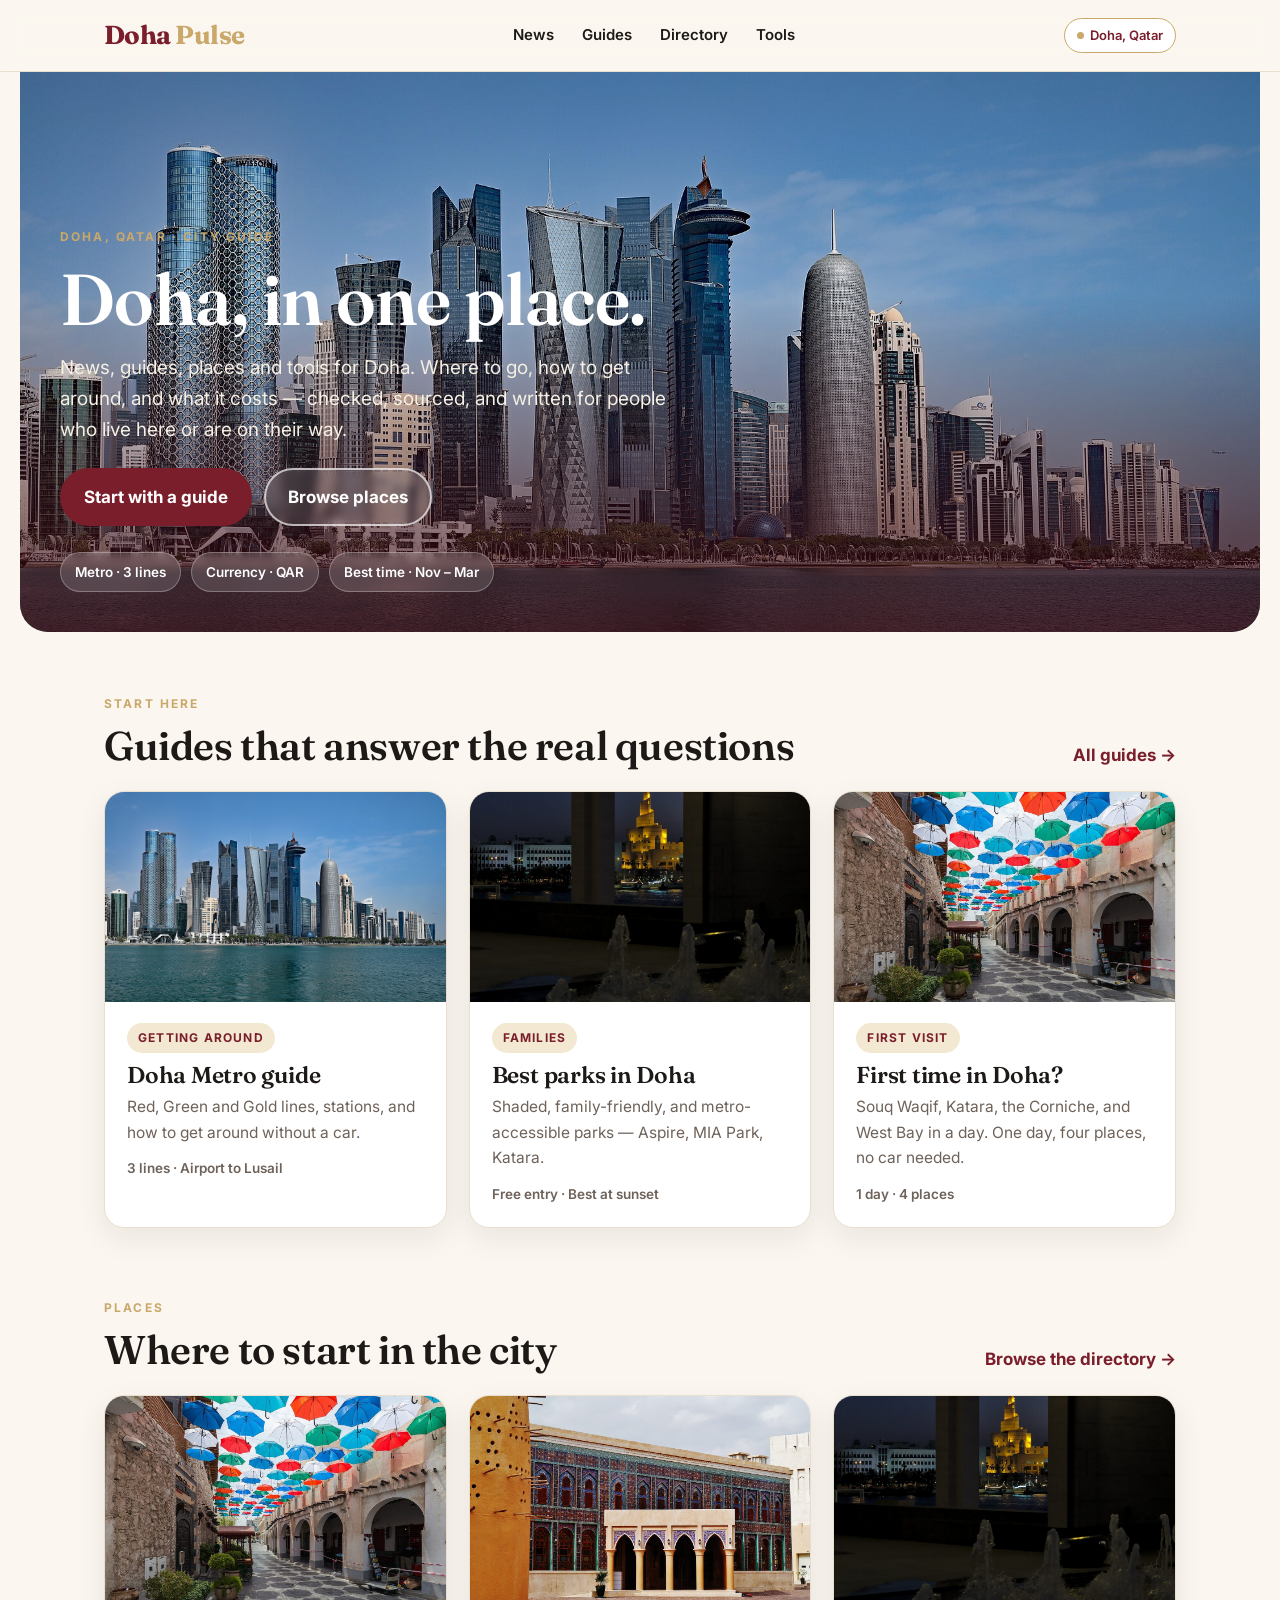
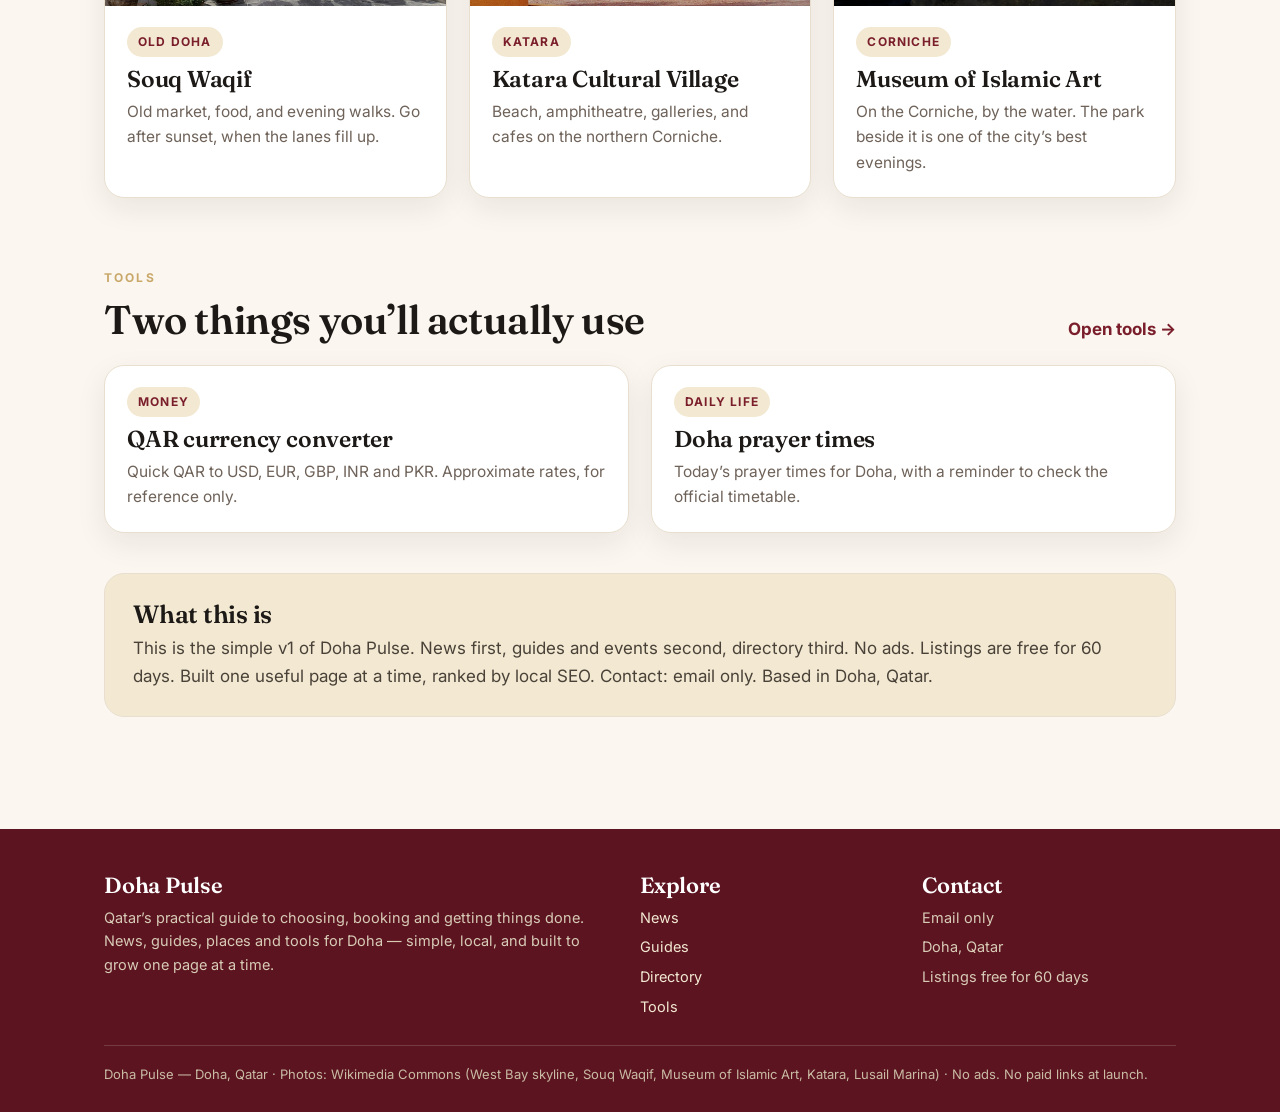
<file: index.html>
<!doctype html>
<html lang="en"><head>
<meta charset="utf-8"><meta name="viewport" content="width=device-width,initial-scale=1">
<title>Doha Pulse — Doha, Qatar</title>
<meta name="description" content="Doha Pulse — simple Doha guide: news, guides, directory and tools. Doha, Qatar.">
<link rel="icon" href="data:image/svg+xml,%3Csvg xmlns='http://www.w3.org/2000/svg' viewBox='0 0 64 64'%3E%3Crect width='64' height='64' rx='14' fill='%237A1E2B'/%3E%3Ctext x='32' y='44' font-family='Georgia' font-size='36' font-weight='bold' fill='%23C9A86A' text-anchor='middle'%3ED%3C/text%3E%3C/svg%3E">
<link rel="stylesheet" href="/style.css">
</head>
<body>
<header class="site"><div class="nav">
<a class="brand" href="/">Doha <span>Pulse</span></a>
<nav class="links"><a href="/news.html" class="">News</a><a href="/guides.html" class="">Guides</a><a href="/directory.html" class="">Directory</a><a href="/tools.html" class="">Tools</a></nav>
<span class="pill"><i></i>Doha, Qatar</span>
</div></header>
<main>

<div class="hero">
<img src="/images/hero-west-bay.jpg" alt="Doha West Bay skyline from the Corniche at dusk">
<div class="shade"></div>
<div class="copy">
<span class="eyebrow">Doha, Qatar &middot; City Guide</span>
<h1>Doha, in one place.</h1>
<p class="lede">News, guides, places and tools for Doha. Where to go, how to get around, and what it costs &mdash; checked, sourced, and written for people who live here or are on their way.</p>
<div class="cta-row"><a class="btn" href="/guides.html">Start with a guide</a><a class="btn ghost" href="/directory.html">Browse places</a></div>
<div class="facts"><span>Metro &middot; 3 lines</span><span>Currency &middot; QAR</span><span>Best time &middot; Nov &ndash; Mar</span></div>
</div>
</div>

<section><div class="wrap">
<div class="sec-head"><div><span class="eyebrow">Start here</span><h2>Guides that answer the real questions</h2></div><a class="more" href="/guides.html">All guides &rarr;</a></div>
<div class="grid">
<article class="card"><img src="/images/hero-west-bay.jpg" alt="Doha West Bay skyline"><div class="body"><span class="tag">Getting around</span><h3><a href="/guides.html">Doha Metro guide</a></h3><p>Red, Green and Gold lines, stations, and how to get around without a car.</p><div class="meta">3 lines &middot; Airport to Lusail</div></div></article>
<article class="card"><img src="/images/mia.jpg" alt="Museum of Islamic Art, Doha"><div class="body"><span class="tag">Families</span><h3><a href="/guides.html">Best parks in Doha</a></h3><p>Shaded, family-friendly, and metro-accessible parks &mdash; Aspire, MIA Park, Katara.</p><div class="meta">Free entry &middot; Best at sunset</div></div></article>
<article class="card"><img src="/images/souq-waqif.jpg" alt="Souq Waqif market street in the evening"><div class="body"><span class="tag">First visit</span><h3><a href="/guides.html">First time in Doha?</a></h3><p>Souq Waqif, Katara, the Corniche, and West Bay in a day. One day, four places, no car needed.</p><div class="meta">1 day &middot; 4 places</div></div></article>
</div>
</div></section>

<section><div class="wrap">
<div class="sec-head"><div><span class="eyebrow">Places</span><h2>Where to start in the city</h2></div><a class="more" href="/directory.html">Browse the directory &rarr;</a></div>
<div class="grid">
<article class="card"><img src="/images/souq-waqif.jpg" alt="Souq Waqif"><div class="body"><span class="tag">Old Doha</span><h3><a href="/directory.html">Souq Waqif</a></h3><p>Old market, food, and evening walks. Go after sunset, when the lanes fill up.</p></div></article>
<article class="card"><img src="/images/katara.jpg" alt="Katara Cultural Village mosque"><div class="body"><span class="tag">Katara</span><h3><a href="/directory.html">Katara Cultural Village</a></h3><p>Beach, amphitheatre, galleries, and cafes on the northern Corniche.</p></div></article>
<article class="card"><img src="/images/mia.jpg" alt="Museum of Islamic Art"><div class="body"><span class="tag">Corniche</span><h3><a href="/directory.html">Museum of Islamic Art</a></h3><p>On the Corniche, by the water. The park beside it is one of the city&rsquo;s best evenings.</p></div></article>
</div>
</div></section>

<section><div class="wrap">
<div class="sec-head"><div><span class="eyebrow">Tools</span><h2>Two things you&rsquo;ll actually use</h2></div><a class="more" href="/tools.html">Open tools &rarr;</a></div>
<div class="grid">
<article class="card"><div class="body"><span class="tag">Money</span><h3><a href="/tools.html">QAR currency converter</a></h3><p>Quick QAR to USD, EUR, GBP, INR and PKR. Approximate rates, for reference only.</p></div></article>
<article class="card"><div class="body"><span class="tag">Daily life</span><h3><a href="/tools.html">Doha prayer times</a></h3><p>Today&rsquo;s prayer times for Doha, with a reminder to check the official timetable.</p></div></article>
</div>
<div class="note"><h2>What this is</h2><p>This is the simple v1 of Doha Pulse. News first, guides and events second, directory third. No ads. Listings are free for 60 days. Built one useful page at a time, ranked by local SEO. Contact: email only. Based in Doha, Qatar.</p></div>
</div></section>

</main>
<footer class="site"><div class="wrap">
<div class="cols">
<div><h3>Doha Pulse</h3><p>Qatar&rsquo;s practical guide to choosing, booking and getting things done. News, guides, places and tools for Doha &mdash; simple, local, and built to grow one page at a time.</p></div>
<div><h3>Explore</h3><ul><li><a href="/news.html">News</a></li><li><a href="/guides.html">Guides</a></li><li><a href="/directory.html">Directory</a></li><li><a href="/tools.html">Tools</a></li></ul></div>
<div><h3>Contact</h3><ul><li>Email only</li><li>Doha, Qatar</li><li>Listings free for 60 days</li></ul></div>
</div>
<div class="fine">Doha Pulse &mdash; Doha, Qatar &middot; Photos: Wikimedia Commons (West Bay skyline, Souq Waqif, Museum of Islamic Art, Katara, Lusail Marina) &middot; No ads. No paid links at launch.</div>
</div></footer>
</body></html>
</file>
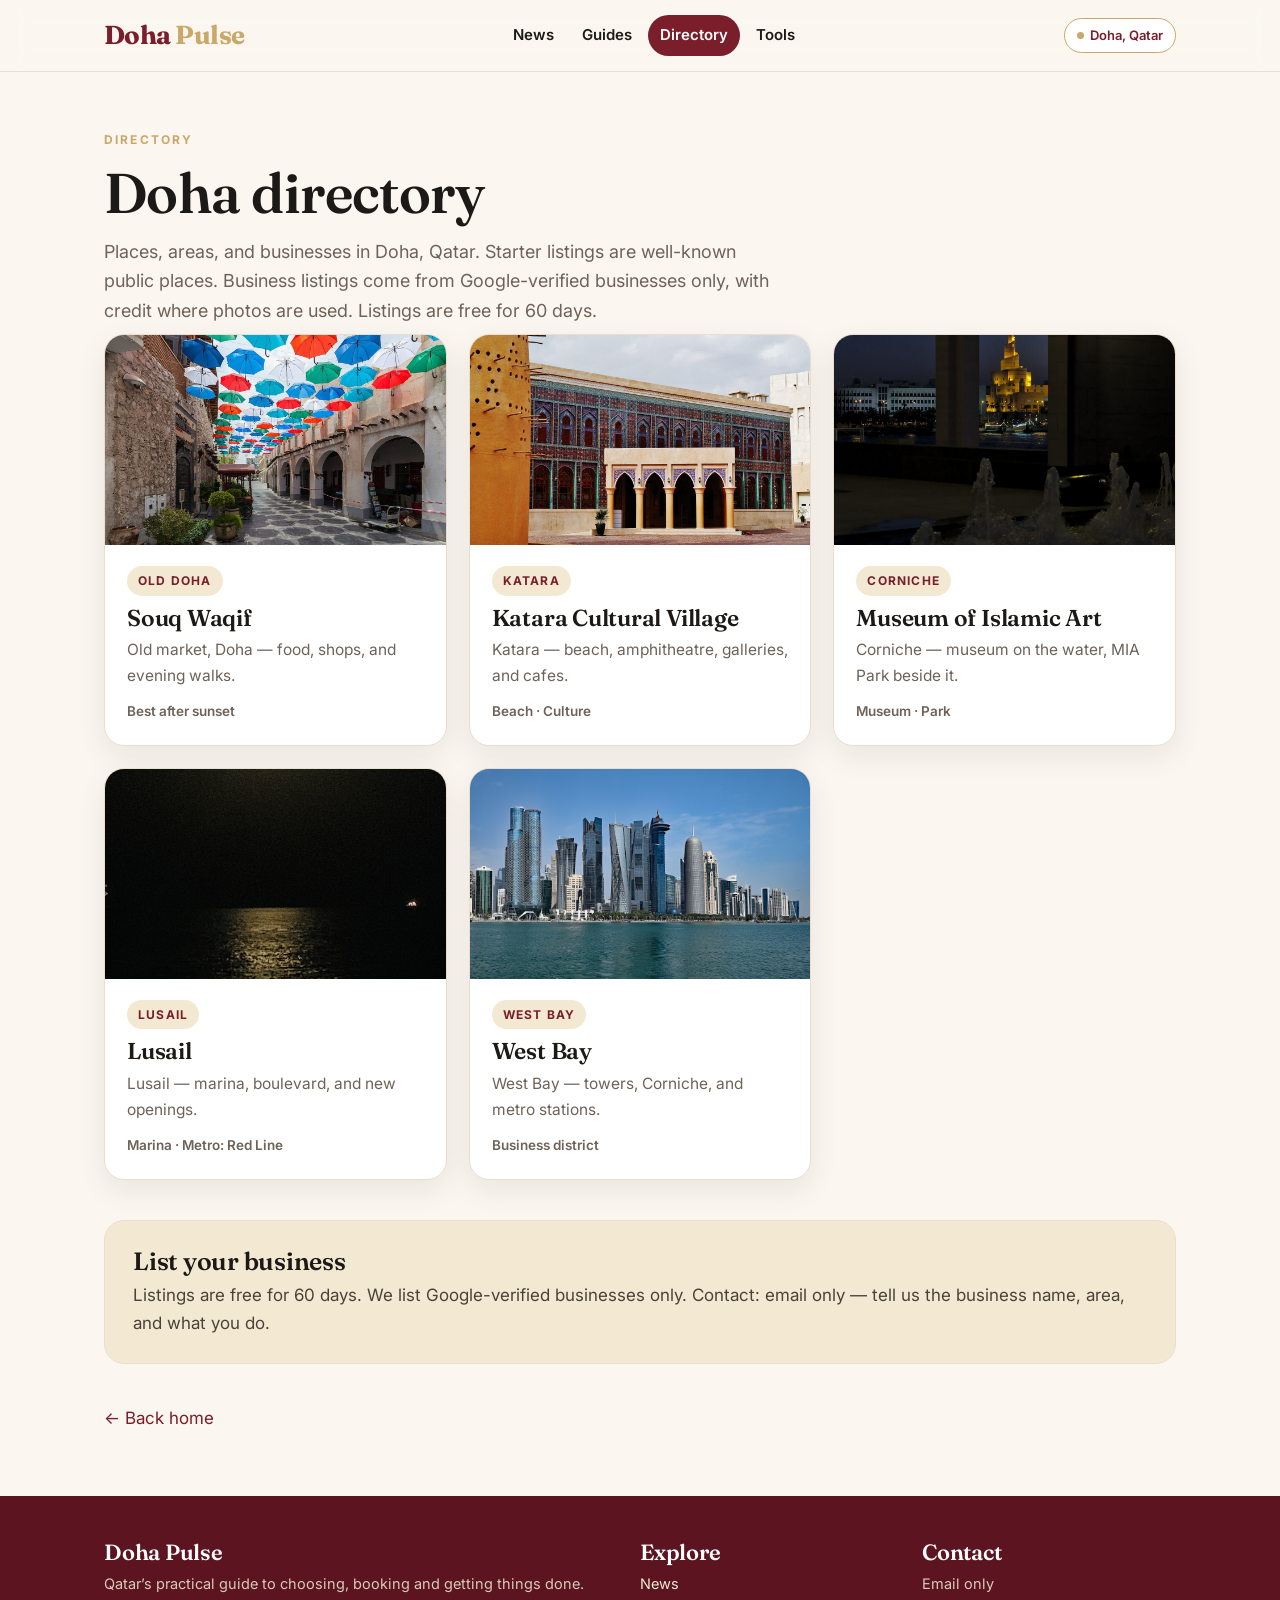
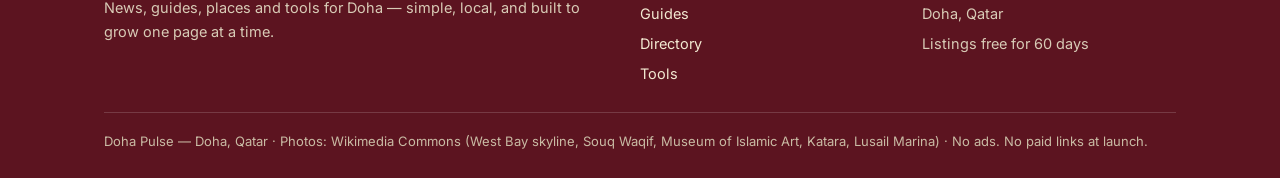
<file: directory.html>
<!doctype html>
<html lang="en"><head>
<meta charset="utf-8"><meta name="viewport" content="width=device-width,initial-scale=1">
<title>Doha Directory — Doha Pulse</title>
<meta name="description" content="Doha directory: places, areas, and businesses in Doha, Qatar.">
<link rel="icon" href="data:image/svg+xml,%3Csvg xmlns='http://www.w3.org/2000/svg' viewBox='0 0 64 64'%3E%3Crect width='64' height='64' rx='14' fill='%237A1E2B'/%3E%3Ctext x='32' y='44' font-family='Georgia' font-size='36' font-weight='bold' fill='%23C9A86A' text-anchor='middle'%3ED%3C/text%3E%3C/svg%3E">
<link rel="stylesheet" href="/style.css">
</head>
<body>
<header class="site"><div class="nav">
<a class="brand" href="/">Doha <span>Pulse</span></a>
<nav class="links"><a href="/news.html" class="">News</a><a href="/guides.html" class="">Guides</a><a href="/directory.html" class="active">Directory</a><a href="/tools.html" class="">Tools</a></nav>
<span class="pill"><i></i>Doha, Qatar</span>
</div></header>
<main>

<div class="wrap"><div class="page-hero">
<span class="eyebrow">Directory</span>
<h1>Doha directory</h1>
<p>Places, areas, and businesses in Doha, Qatar. Starter listings are well-known public places. Business listings come from Google-verified businesses only, with credit where photos are used. Listings are free for 60 days.</p>
</div>
<div class="grid">
<article class="card"><img src="/images/souq-waqif.jpg" alt="Souq Waqif"><div class="body"><span class="tag">Old Doha</span><h3>Souq Waqif</h3><p>Old market, Doha &mdash; food, shops, and evening walks.</p><div class="meta">Best after sunset</div></div></article>
<article class="card"><img src="/images/katara.jpg" alt="Katara Cultural Village"><div class="body"><span class="tag">Katara</span><h3>Katara Cultural Village</h3><p>Katara &mdash; beach, amphitheatre, galleries, and cafes.</p><div class="meta">Beach &middot; Culture</div></div></article>
<article class="card"><img src="/images/mia.jpg" alt="Museum of Islamic Art"><div class="body"><span class="tag">Corniche</span><h3>Museum of Islamic Art</h3><p>Corniche &mdash; museum on the water, MIA Park beside it.</p><div class="meta">Museum &middot; Park</div></div></article>
<article class="card"><img src="/images/lusail.jpg" alt="Lusail Marina"><div class="body"><span class="tag">Lusail</span><h3>Lusail</h3><p>Lusail &mdash; marina, boulevard, and new openings.</p><div class="meta">Marina &middot; Metro: Red Line</div></div></article>
<article class="card"><img src="/images/hero-west-bay.jpg" alt="West Bay skyline"><div class="body"><span class="tag">West Bay</span><h3>West Bay</h3><p>West Bay &mdash; towers, Corniche, and metro stations.</p><div class="meta">Business district</div></div></article>
</div>
<div class="note"><h2>List your business</h2><p>Listings are free for 60 days. We list Google-verified businesses only. Contact: email only &mdash; tell us the business name, area, and what you do.</p></div>
<p><a href="/">&larr; Back home</a></p>
</div>

</main>
<footer class="site"><div class="wrap">
<div class="cols">
<div><h3>Doha Pulse</h3><p>Qatar&rsquo;s practical guide to choosing, booking and getting things done. News, guides, places and tools for Doha &mdash; simple, local, and built to grow one page at a time.</p></div>
<div><h3>Explore</h3><ul><li><a href="/news.html">News</a></li><li><a href="/guides.html">Guides</a></li><li><a href="/directory.html">Directory</a></li><li><a href="/tools.html">Tools</a></li></ul></div>
<div><h3>Contact</h3><ul><li>Email only</li><li>Doha, Qatar</li><li>Listings free for 60 days</li></ul></div>
</div>
<div class="fine">Doha Pulse &mdash; Doha, Qatar &middot; Photos: Wikimedia Commons (West Bay skyline, Souq Waqif, Museum of Islamic Art, Katara, Lusail Marina) &middot; No ads. No paid links at launch.</div>
</div></footer>
</body></html>
</file>
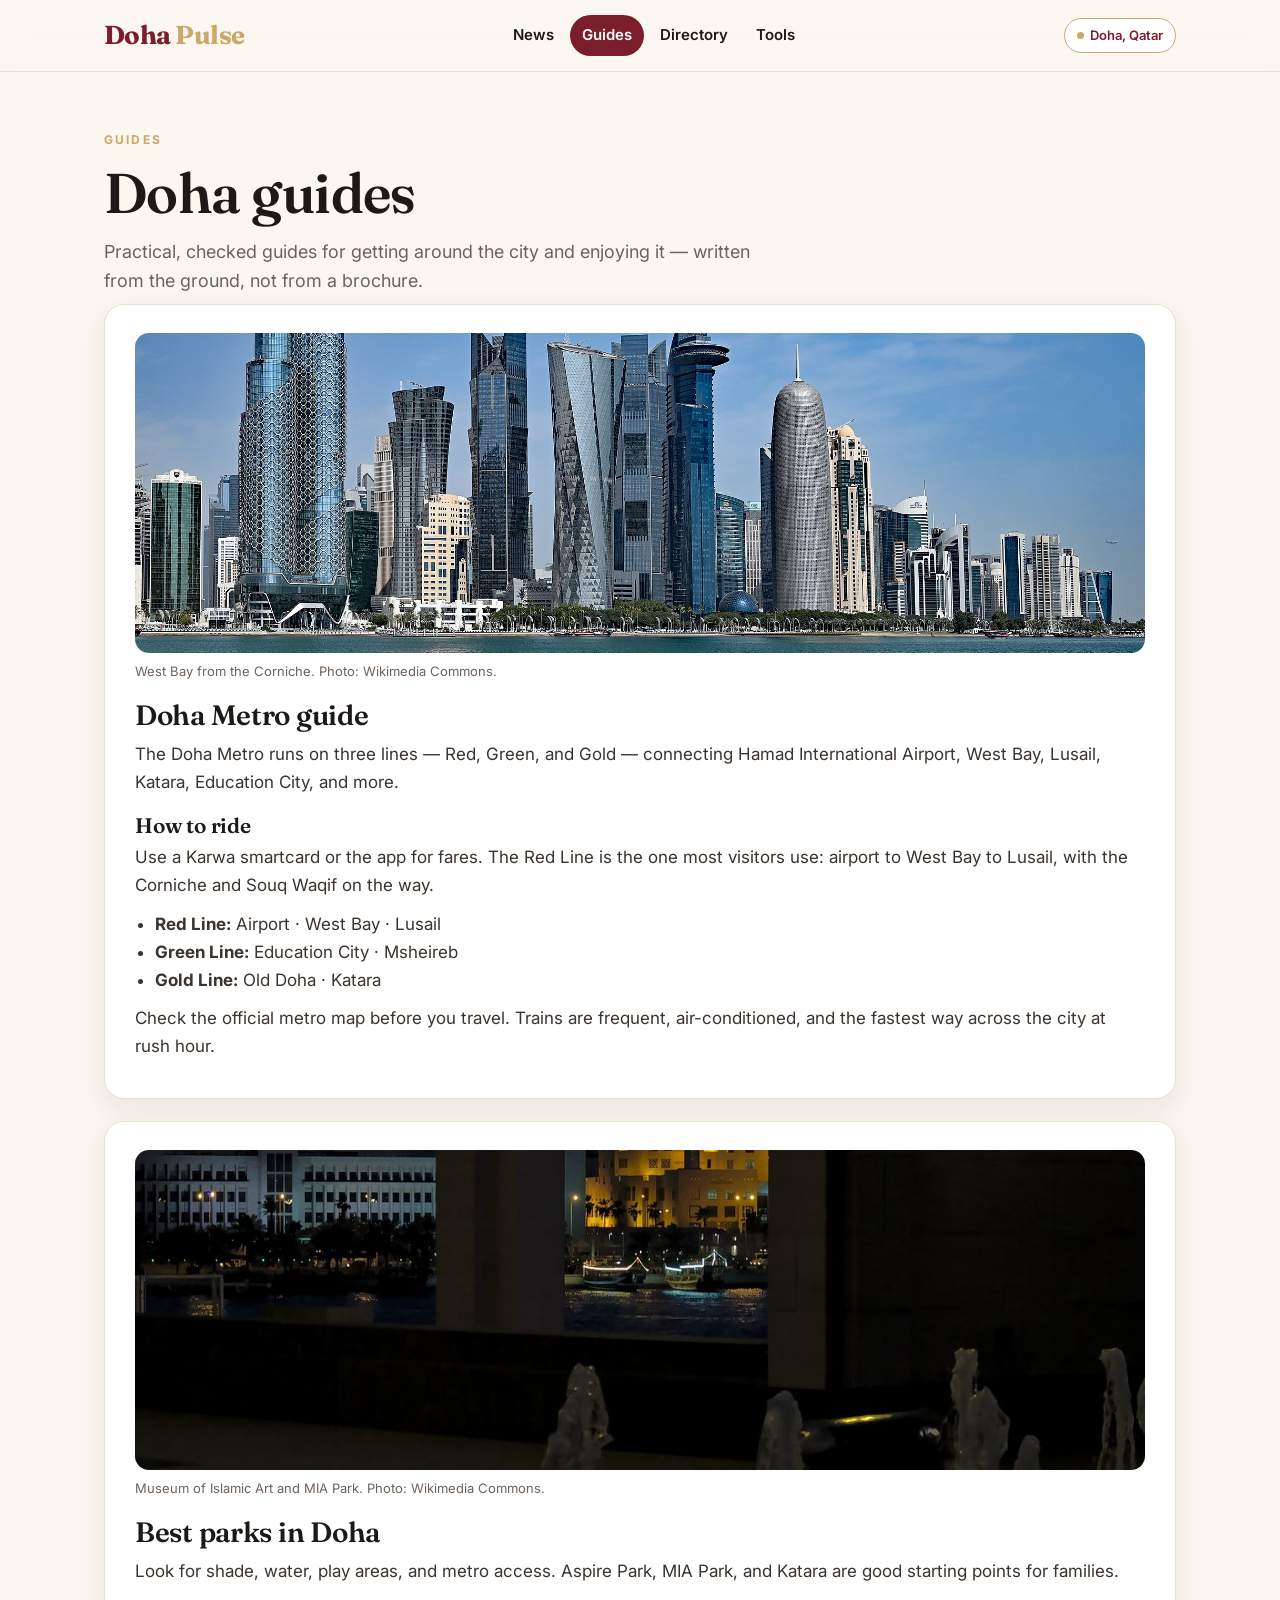
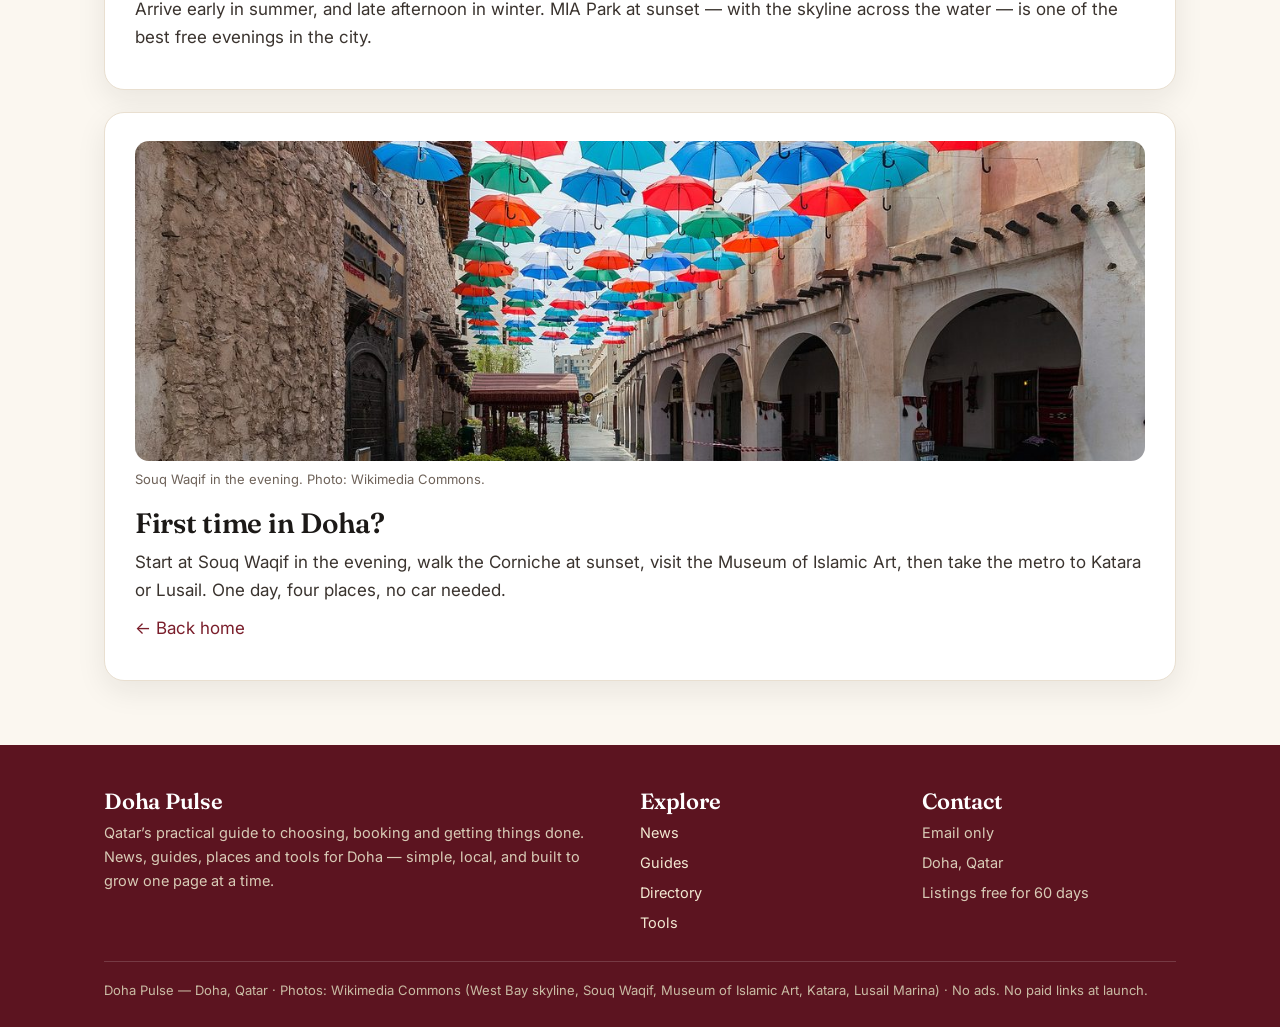
<file: guides.html>
<!doctype html>
<html lang="en"><head>
<meta charset="utf-8"><meta name="viewport" content="width=device-width,initial-scale=1">
<title>Doha Guides — Doha Pulse</title>
<meta name="description" content="Practical Doha guides: metro, parks, and a first day in Doha.">
<link rel="icon" href="data:image/svg+xml,%3Csvg xmlns='http://www.w3.org/2000/svg' viewBox='0 0 64 64'%3E%3Crect width='64' height='64' rx='14' fill='%237A1E2B'/%3E%3Ctext x='32' y='44' font-family='Georgia' font-size='36' font-weight='bold' fill='%23C9A86A' text-anchor='middle'%3ED%3C/text%3E%3C/svg%3E">
<link rel="stylesheet" href="/style.css">
</head>
<body>
<header class="site"><div class="nav">
<a class="brand" href="/">Doha <span>Pulse</span></a>
<nav class="links"><a href="/news.html" class="">News</a><a href="/guides.html" class="active">Guides</a><a href="/directory.html" class="">Directory</a><a href="/tools.html" class="">Tools</a></nav>
<span class="pill"><i></i>Doha, Qatar</span>
</div></header>
<main>

<div class="wrap"><div class="page-hero">
<span class="eyebrow">Guides</span>
<h1>Doha guides</h1>
<p>Practical, checked guides for getting around the city and enjoying it &mdash; written from the ground, not from a brochure.</p>
</div>

<article class="prose"><figure><img src="/images/hero-west-bay.jpg" alt="Doha West Bay skyline from the Corniche"><figcaption>West Bay from the Corniche. Photo: Wikimedia Commons.</figcaption></figure>
<h2>Doha Metro guide</h2>
<p>The Doha Metro runs on three lines &mdash; Red, Green, and Gold &mdash; connecting Hamad International Airport, West Bay, Lusail, Katara, Education City, and more.</p>
<h3>How to ride</h3>
<p>Use a Karwa smartcard or the app for fares. The Red Line is the one most visitors use: airport to West Bay to Lusail, with the Corniche and Souq Waqif on the way.</p>
<ul><li><b>Red Line:</b> Airport &middot; West Bay &middot; Lusail</li><li><b>Green Line:</b> Education City &middot; Msheireb</li><li><b>Gold Line:</b> Old Doha &middot; Katara</li></ul>
<p>Check the official metro map before you travel. Trains are frequent, air-conditioned, and the fastest way across the city at rush hour.</p></article>

<article class="prose"><figure><img src="/images/mia.jpg" alt="Museum of Islamic Art and its park"><figcaption>Museum of Islamic Art and MIA Park. Photo: Wikimedia Commons.</figcaption></figure>
<h2>Best parks in Doha</h2>
<p>Look for shade, water, play areas, and metro access. Aspire Park, MIA Park, and Katara are good starting points for families.</p>
<p>Arrive early in summer, and late afternoon in winter. MIA Park at sunset &mdash; with the skyline across the water &mdash; is one of the best free evenings in the city.</p></article>

<article class="prose"><figure><img src="/images/souq-waqif.jpg" alt="Souq Waqif in the evening"><figcaption>Souq Waqif in the evening. Photo: Wikimedia Commons.</figcaption></figure>
<h2>First time in Doha?</h2>
<p>Start at Souq Waqif in the evening, walk the Corniche at sunset, visit the Museum of Islamic Art, then take the metro to Katara or Lusail. One day, four places, no car needed.</p>
<p><a href="/">&larr; Back home</a></p></article>
</div>

</main>
<footer class="site"><div class="wrap">
<div class="cols">
<div><h3>Doha Pulse</h3><p>Qatar&rsquo;s practical guide to choosing, booking and getting things done. News, guides, places and tools for Doha &mdash; simple, local, and built to grow one page at a time.</p></div>
<div><h3>Explore</h3><ul><li><a href="/news.html">News</a></li><li><a href="/guides.html">Guides</a></li><li><a href="/directory.html">Directory</a></li><li><a href="/tools.html">Tools</a></li></ul></div>
<div><h3>Contact</h3><ul><li>Email only</li><li>Doha, Qatar</li><li>Listings free for 60 days</li></ul></div>
</div>
<div class="fine">Doha Pulse &mdash; Doha, Qatar &middot; Photos: Wikimedia Commons (West Bay skyline, Souq Waqif, Museum of Islamic Art, Katara, Lusail Marina) &middot; No ads. No paid links at launch.</div>
</div></footer>
</body></html>
</file>
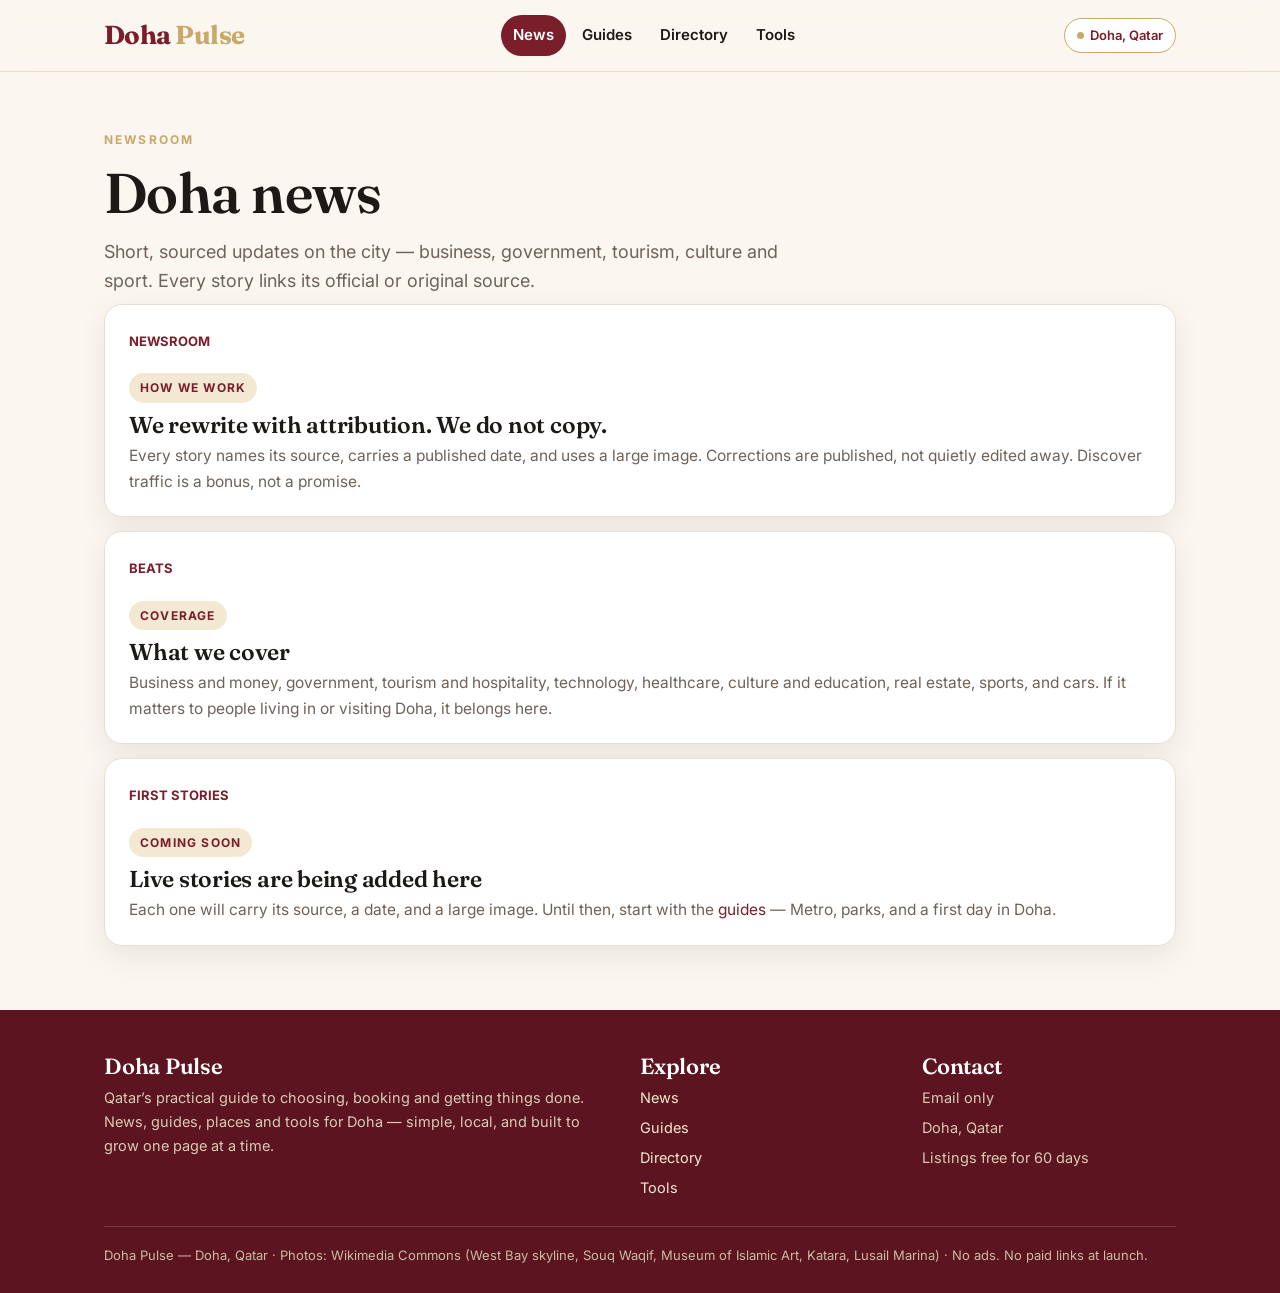
<file: news.html>
<!doctype html>
<html lang="en"><head>
<meta charset="utf-8"><meta name="viewport" content="width=device-width,initial-scale=1">
<title>Doha News — Doha Pulse</title>
<meta name="description" content="Doha news, rewritten with sources. Doha Pulse, Doha, Qatar.">
<link rel="icon" href="data:image/svg+xml,%3Csvg xmlns='http://www.w3.org/2000/svg' viewBox='0 0 64 64'%3E%3Crect width='64' height='64' rx='14' fill='%237A1E2B'/%3E%3Ctext x='32' y='44' font-family='Georgia' font-size='36' font-weight='bold' fill='%23C9A86A' text-anchor='middle'%3ED%3C/text%3E%3C/svg%3E">
<link rel="stylesheet" href="/style.css">
</head>
<body>
<header class="site"><div class="nav">
<a class="brand" href="/">Doha <span>Pulse</span></a>
<nav class="links"><a href="/news.html" class="active">News</a><a href="/guides.html" class="">Guides</a><a href="/directory.html" class="">Directory</a><a href="/tools.html" class="">Tools</a></nav>
<span class="pill"><i></i>Doha, Qatar</span>
</div></header>
<main>

<div class="wrap"><div class="page-hero">
<span class="eyebrow">Newsroom</span>
<h1>Doha news</h1>
<p>Short, sourced updates on the city &mdash; business, government, tourism, culture and sport. Every story links its official or original source.</p>
</div>
<div class="newsrow"><span class="date">NEWSROOM</span><div><span class="tag">How we work</span><h3>We rewrite with attribution. We do not copy.</h3><p>Every story names its source, carries a published date, and uses a large image. Corrections are published, not quietly edited away. Discover traffic is a bonus, not a promise.</p></div></div>
<div class="newsrow"><span class="date">BEATS</span><div><span class="tag">Coverage</span><h3>What we cover</h3><p>Business and money, government, tourism and hospitality, technology, healthcare, culture and education, real estate, sports, and cars. If it matters to people living in or visiting Doha, it belongs here.</p></div></div>
<div class="newsrow"><span class="date">FIRST STORIES</span><div><span class="tag">Coming soon</span><h3>Live stories are being added here</h3><p>Each one will carry its source, a date, and a large image. Until then, start with the <a href="/guides.html">guides</a> &mdash; Metro, parks, and a first day in Doha.</p></div></div>
</div>

</main>
<footer class="site"><div class="wrap">
<div class="cols">
<div><h3>Doha Pulse</h3><p>Qatar&rsquo;s practical guide to choosing, booking and getting things done. News, guides, places and tools for Doha &mdash; simple, local, and built to grow one page at a time.</p></div>
<div><h3>Explore</h3><ul><li><a href="/news.html">News</a></li><li><a href="/guides.html">Guides</a></li><li><a href="/directory.html">Directory</a></li><li><a href="/tools.html">Tools</a></li></ul></div>
<div><h3>Contact</h3><ul><li>Email only</li><li>Doha, Qatar</li><li>Listings free for 60 days</li></ul></div>
</div>
<div class="fine">Doha Pulse &mdash; Doha, Qatar &middot; Photos: Wikimedia Commons (West Bay skyline, Souq Waqif, Museum of Islamic Art, Katara, Lusail Marina) &middot; No ads. No paid links at launch.</div>
</div></footer>
</body></html>
</file>
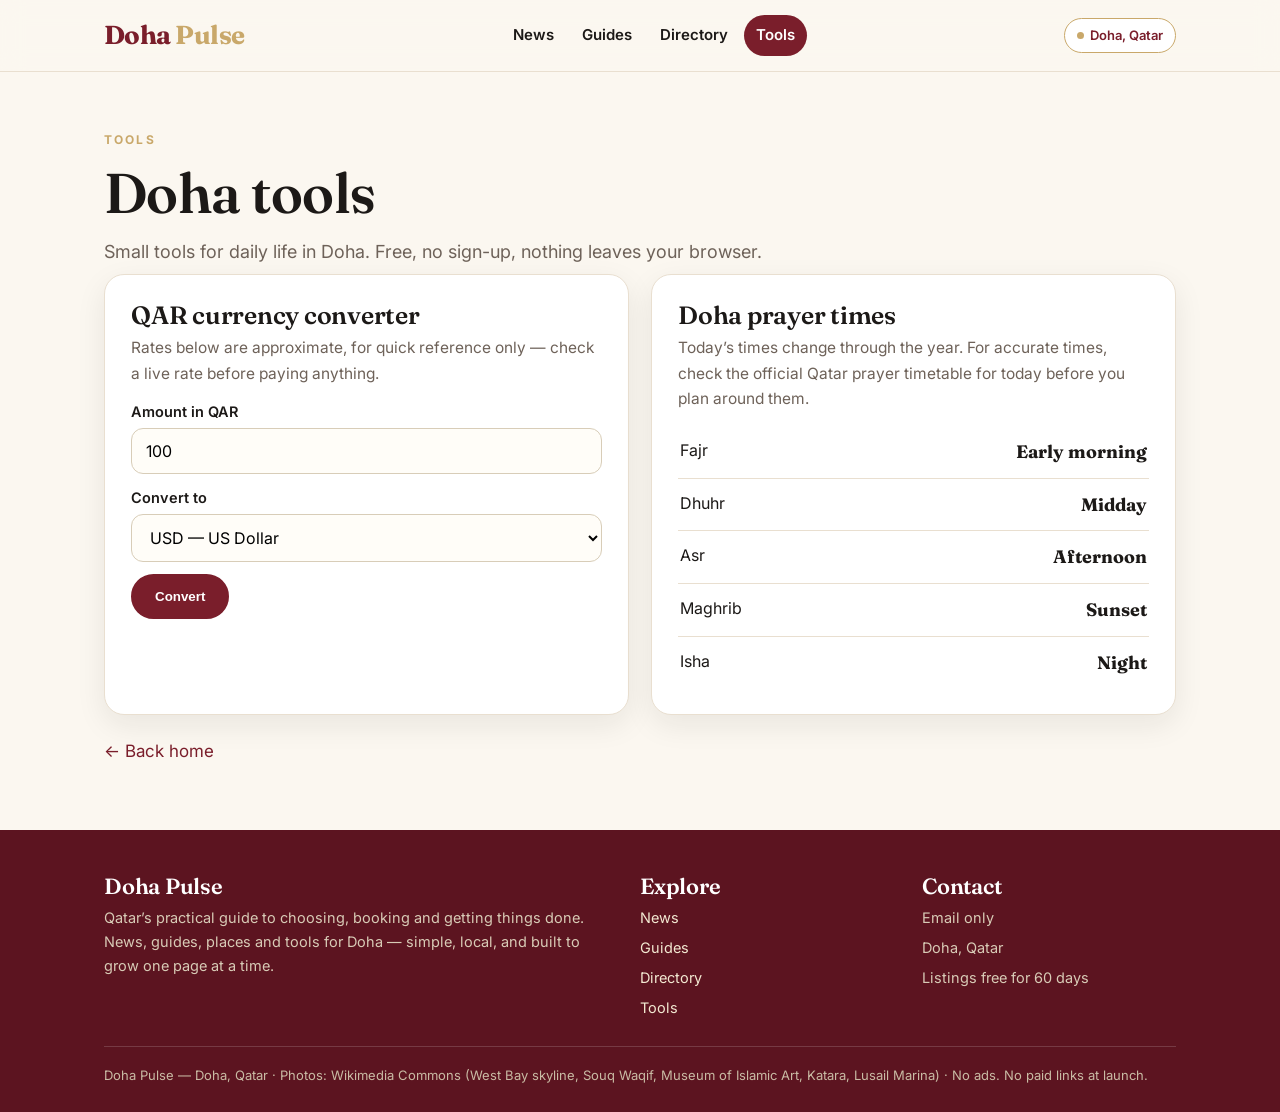
<file: tools.html>
<!doctype html>
<html lang="en"><head>
<meta charset="utf-8"><meta name="viewport" content="width=device-width,initial-scale=1">
<title>Doha Tools — Doha Pulse</title>
<meta name="description" content="Simple Doha tools: QAR currency converter and Doha prayer times.">
<link rel="icon" href="data:image/svg+xml,%3Csvg xmlns='http://www.w3.org/2000/svg' viewBox='0 0 64 64'%3E%3Crect width='64' height='64' rx='14' fill='%237A1E2B'/%3E%3Ctext x='32' y='44' font-family='Georgia' font-size='36' font-weight='bold' fill='%23C9A86A' text-anchor='middle'%3ED%3C/text%3E%3C/svg%3E">
<link rel="stylesheet" href="/style.css">
</head>
<body>
<header class="site"><div class="nav">
<a class="brand" href="/">Doha <span>Pulse</span></a>
<nav class="links"><a href="/news.html" class="">News</a><a href="/guides.html" class="">Guides</a><a href="/directory.html" class="">Directory</a><a href="/tools.html" class="active">Tools</a></nav>
<span class="pill"><i></i>Doha, Qatar</span>
</div></header>
<main>

<div class="wrap"><div class="page-hero">
<span class="eyebrow">Tools</span>
<h1>Doha tools</h1>
<p>Small tools for daily life in Doha. Free, no sign-up, nothing leaves your browser.</p>
</div>
<div class="tool-grid">
<div class="tool"><h2>QAR currency converter</h2>
<p>Rates below are approximate, for quick reference only &mdash; check a live rate before paying anything.</p>
<label for="qar">Amount in QAR</label>
<input id="qar" type="number" value="100" min="0">
<label for="cur">Convert to</label>
<select id="cur"><option value="0.274">USD &mdash; US Dollar</option><option value="0.237">EUR &mdash; Euro</option><option value="0.206">GBP &mdash; British Pound</option><option value="24.2">INR &mdash; Indian Rupee</option><option value="77.0">PKR &mdash; Pakistani Rupee</option></select>
<button class="btn" onclick="document.getElementById('out').textContent=(document.getElementById('qar').value*document.getElementById('cur').value).toFixed(2)">Convert</button>
<div class="out" id="out"></div>
</div>
<div class="tool"><h2>Doha prayer times</h2>
<p>Today&rsquo;s times change through the year. For accurate times, check the official Qatar prayer timetable for today before you plan around them.</p>
<ul class="times"><li><span>Fajr</span><b>Early morning</b></li><li><span>Dhuhr</span><b>Midday</b></li><li><span>Asr</span><b>Afternoon</b></li><li><span>Maghrib</span><b>Sunset</b></li><li><span>Isha</span><b>Night</b></li></ul>
</div>
</div>
<p style="margin-top:22px"><a href="/">&larr; Back home</a></p>
</div>

</main>
<footer class="site"><div class="wrap">
<div class="cols">
<div><h3>Doha Pulse</h3><p>Qatar&rsquo;s practical guide to choosing, booking and getting things done. News, guides, places and tools for Doha &mdash; simple, local, and built to grow one page at a time.</p></div>
<div><h3>Explore</h3><ul><li><a href="/news.html">News</a></li><li><a href="/guides.html">Guides</a></li><li><a href="/directory.html">Directory</a></li><li><a href="/tools.html">Tools</a></li></ul></div>
<div><h3>Contact</h3><ul><li>Email only</li><li>Doha, Qatar</li><li>Listings free for 60 days</li></ul></div>
</div>
<div class="fine">Doha Pulse &mdash; Doha, Qatar &middot; Photos: Wikimedia Commons (West Bay skyline, Souq Waqif, Museum of Islamic Art, Katara, Lusail Marina) &middot; No ads. No paid links at launch.</div>
</div></footer>
</body></html>
</file>
<file: style.css>
@import url('https://fonts.googleapis.com/css2?family=Fraunces:opsz,wght@9..144,500;9..144,600;9..144,700&family=Inter:wght@400;500;600;700&display=swap');
:root{--maroon:#7A1E2B;--maroon-dark:#5C1420;--gold:#C9A86A;--gold-soft:#F3E9D2;--paper:#FBF7F0;--ink:#1C1917;--muted:#6E6259;--line:#E9DFD0;--card:#fff;--shadow:0 10px 30px rgba(28,25,23,.08)}
*{box-sizing:border-box;margin:0;padding:0}
html{scroll-behavior:smooth}
body{font-family:'Inter',system-ui,-apple-system,Segoe UI,Roboto,Arial,sans-serif;background:var(--paper);color:var(--ink);line-height:1.65;font-size:17px}
img{display:block;max-width:100%}
a{color:var(--maroon);text-decoration:none}
a:hover{text-decoration:underline}
h1,h2,h3,.serif{font-family:'Fraunces',Georgia,serif;font-weight:600;line-height:1.12;letter-spacing:-.01em}
.wrap{max-width:1120px;margin:0 auto;padding:0 24px}
/* header */
header.site{position:sticky;top:0;z-index:50;background:rgba(251,247,240,.88);backdrop-filter:blur(12px);border-bottom:1px solid var(--line)}
.nav{display:flex;align-items:center;justify-content:space-between;gap:16px;max-width:1120px;margin:0 auto;padding:14px 24px;flex-wrap:wrap}
.brand{font-family:'Fraunces',Georgia,serif;font-size:26px;font-weight:700;color:var(--maroon);letter-spacing:-.02em}
.brand span{color:var(--gold)}
.brand:hover{text-decoration:none}
nav.links{display:flex;gap:4px;flex-wrap:wrap}
nav.links a{color:var(--ink);font-weight:600;font-size:15px;padding:8px 12px;border-radius:999px}
nav.links a:hover{background:#F1E8D8;text-decoration:none;color:var(--maroon)}
nav.links a.active{background:var(--maroon);color:#fff}
.pill{display:inline-flex;align-items:center;gap:6px;font-size:13px;font-weight:600;color:var(--maroon);border:1px solid var(--gold);background:#fff;border-radius:999px;padding:6px 12px}
.pill i{width:7px;height:7px;border-radius:50%;background:var(--gold);display:inline-block}
/* hero */
.hero{position:relative;border-radius:0 0 28px 28px;overflow:hidden;margin:0 auto;max-width:1240px}
.hero img{width:100%;height:560px;object-fit:cover;object-position:center 38%}
.hero .shade{position:absolute;inset:0;background:linear-gradient(180deg,rgba(20,8,10,.18) 0%,rgba(20,8,10,.08) 40%,rgba(60,12,20,.78) 100%)}
.hero .copy{position:absolute;left:0;right:0;bottom:0;padding:48px 40px 40px;color:#fff}
.eyebrow{font-size:12px;font-weight:700;letter-spacing:.18em;text-transform:uppercase;color:var(--gold)}
.hero h1{font-size:clamp(42px,7vw,72px);color:#fff;max-width:720px;margin:10px 0 12px}
.hero p.lede{font-size:19px;max-width:620px;color:#F5EFE4}
.cta-row{display:flex;gap:12px;margin-top:22px;flex-wrap:wrap}
.btn{display:inline-block;background:var(--maroon);color:#fff;font-weight:700;padding:13px 22px;border-radius:999px;border:2px solid var(--maroon)}
.btn:hover{background:var(--maroon-dark);text-decoration:none}
.btn.ghost{background:rgba(255,255,255,.12);color:#fff;border-color:rgba(255,255,255,.65);backdrop-filter:blur(4px)}
.btn.ghost:hover{background:rgba(255,255,255,.22)}
.facts{display:flex;gap:10px;flex-wrap:wrap;margin-top:26px}
.facts span{background:rgba(255,255,255,.14);border:1px solid rgba(255,255,255,.28);backdrop-filter:blur(4px);color:#fff;font-size:13.5px;font-weight:600;padding:8px 14px;border-radius:999px}
/* sections */
section{padding:56px 0 8px}
.sec-head{display:flex;align-items:flex-end;justify-content:space-between;gap:20px;margin-bottom:22px;flex-wrap:wrap}
.sec-head h2{font-size:clamp(28px,4vw,40px);margin-top:8px}
.sec-head p{color:var(--muted);max-width:560px}
.more{font-weight:700;white-space:nowrap}
/* cards */
.grid{display:grid;grid-template-columns:repeat(auto-fit,minmax(280px,1fr));gap:22px}
.card{background:var(--card);border:1px solid var(--line);border-radius:20px;overflow:hidden;box-shadow:var(--shadow);transition:transform .2s ease,box-shadow .2s ease}
.card:hover{transform:translateY(-4px);box-shadow:0 18px 40px rgba(28,25,23,.13)}
.card img{width:100%;height:210px;object-fit:cover}
.card .body{padding:20px 22px 22px}
.tag{display:inline-block;font-size:12px;font-weight:700;letter-spacing:.1em;text-transform:uppercase;color:var(--maroon);background:var(--gold-soft);border-radius:999px;padding:5px 11px;margin-bottom:10px}
.card h3{font-size:23px;margin-bottom:6px}
.card h3 a{color:var(--ink)}
.card h3 a:hover{color:var(--maroon)}
.card p{color:var(--muted);font-size:15.5px}
.card .meta{margin-top:12px;font-size:13.5px;font-weight:600;color:var(--muted)}
/* page hero (inner pages) */
.page-hero{padding:52px 0 8px}
.page-hero h1{font-size:clamp(36px,6vw,56px);margin:10px 0 12px}
.page-hero p{color:var(--muted);font-size:18px;max-width:680px}
/* prose blocks */
.prose{background:#fff;border:1px solid var(--line);border-radius:20px;padding:28px 30px;box-shadow:var(--shadow);margin-bottom:22px}
.prose h2{font-size:28px;margin-bottom:8px}
.prose h3{font-size:21px;margin:18px 0 6px}
.prose p{color:#3A332E;margin-bottom:10px}
.prose ul{margin:6px 0 10px 20px;color:#3A332E}
.prose figure{margin:0 0 18px}
.prose figure img{width:100%;height:320px;object-fit:cover;border-radius:14px}
.prose figcaption{font-size:13px;color:var(--muted);margin-top:8px}
/* news rows */
.newsrow{display:flex;gap:20px;background:#fff;border:1px solid var(--line);border-radius:18px;padding:22px 24px;margin-bottom:14px;box-shadow:var(--shadow);align-items:flex-start;flex-wrap:wrap}
.newsrow .date{font-size:13px;font-weight:700;color:var(--maroon);white-space:nowrap;padding-top:4px}
.newsrow h3{font-size:23px}
.newsrow p{color:var(--muted);font-size:15.5px;margin-top:4px}
/* tools */
.tool-grid{display:grid;grid-template-columns:repeat(auto-fit,minmax(300px,1fr));gap:22px}
.tool{background:#fff;border:1px solid var(--line);border-radius:20px;padding:26px;box-shadow:var(--shadow)}
.tool h2{font-size:25px;margin-bottom:6px}
.tool p{color:var(--muted);font-size:15.5px;margin-bottom:14px}
.tool label{font-weight:600;font-size:14.5px;display:block;margin-bottom:4px}
.tool input,.tool select{width:100%;padding:12px 14px;font-size:16px;border:1px solid #D8CDB8;border-radius:12px;margin-bottom:12px;font-family:inherit;background:#FFFDF8}
.tool .out{font-family:'Fraunces',Georgia,serif;font-size:30px;color:var(--maroon);margin-top:6px}
.times{list-style:none}
.times li{display:flex;justify-content:space-between;padding:11px 2px;border-bottom:1px solid var(--line);font-size:16px}
.times li:last-child{border-bottom:0}
.times b{font-family:'Fraunces',Georgia,serif;font-size:18px}
/* note + footer */
.note{background:var(--gold-soft);border:1px solid var(--line);border-radius:20px;padding:26px 28px;margin:40px 0}
.note h2{font-size:25px;margin-bottom:6px}
.note p{color:#4A4238}
footer.site{background:var(--maroon-dark);color:#EFE6D6;margin-top:64px}
footer.site .cols{display:grid;grid-template-columns:2fr 1fr 1fr;gap:28px;padding:44px 0 20px}
footer.site h3{color:#fff;font-size:22px;margin-bottom:8px}
footer.site p,footer.site li{font-size:14.5px;color:#D8CBB6}
footer.site ul{list-style:none}
footer.site li{margin-bottom:6px}
footer.site a{color:#F3E9D2}
footer.site .fine{border-top:1px solid rgba(255,255,255,.16);padding:18px 0 26px;font-size:13px;color:#C9BBA4}
@media(max-width:720px){
  .hero img{height:460px}
  .hero .copy{padding:28px 22px}
  footer.site .cols{grid-template-columns:1fr}
  section{padding:40px 0 4px}
  .prose{padding:22px}
}
</file>
